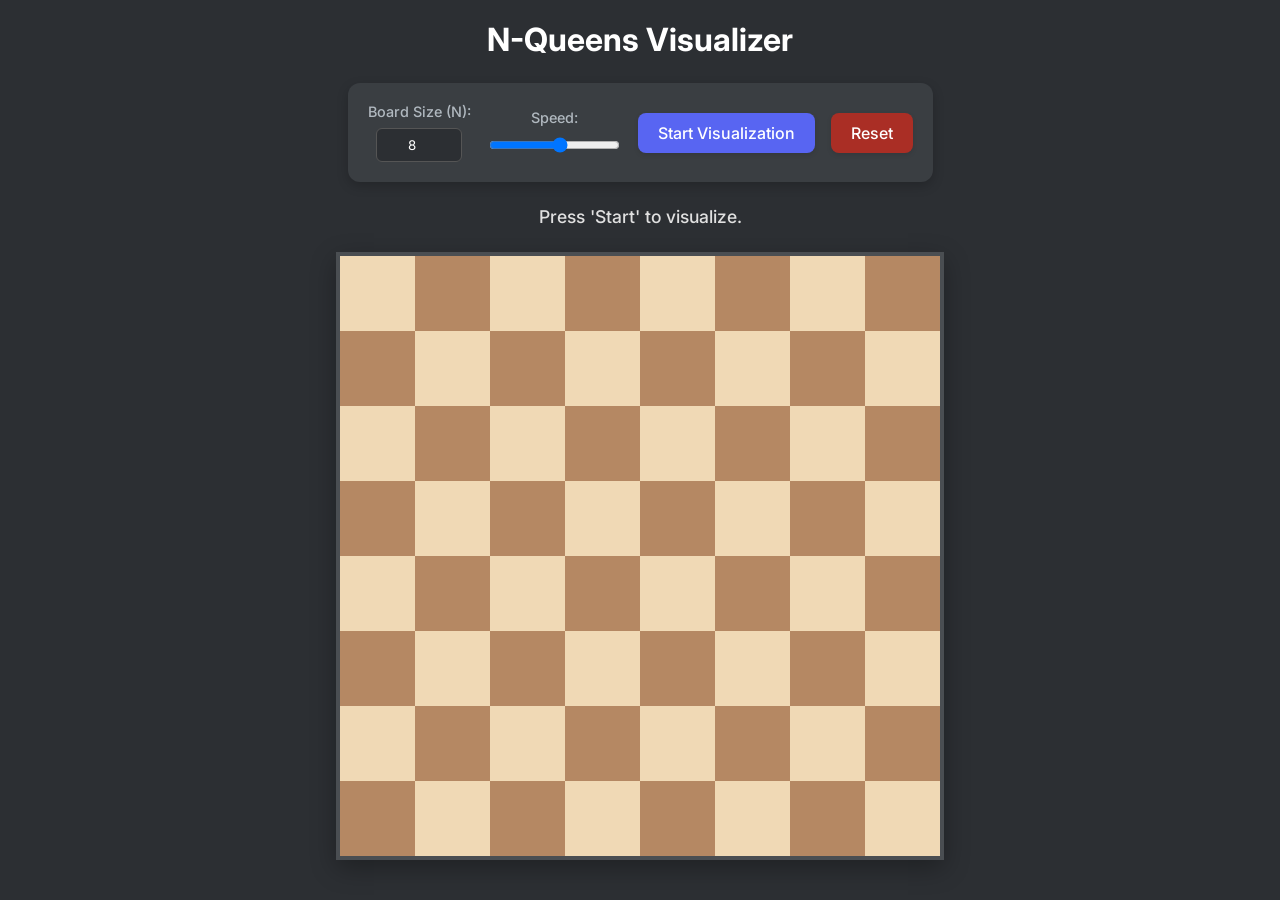
<file: Chess.html/chess.html>
<!DOCTYPE html>
<html lang="en">
<head>
    <meta charset="UTF-8">
    <meta name="viewport" content="width=device-width, initial-scale=1.0">
    <title>N-Queens Visualizer</title>
    <link href="https://fonts.googleapis.com/css2?family=Inter:wght@400;500;700&display=swap" rel="stylesheet">
    <!-- Link to the external CSS file -->
    <link rel="stylesheet" href="chess.css">
</head>
<body>

    <h1>N-Queens Visualizer</h1>

    <div class="controls">
        <div class="control-group">
            <label for="n-input">Board Size (N):</label>
            <input type="number" id="n-input" value="8" min="4" max="16">
        </div>
        <div class="control-group">
            <label for="speed-slider">Speed:</label>
            <input type="range" id="speed-slider" min="50" max="500" value="300">
        </div>
        <button id="startButton">Start Visualization</button>
        <button id="resetButton">Reset</button>
    </div>

    <div id="status-message">Press 'Start' to visualize.</div>

    <div id="chessboard"></div>

    <!-- Link to the external JavaScript file -->
    <script src="chess.js" defer></script>

</body>
</html>
</file>
<file: Chess.html/chess.css>
:root {
    --board-bg-light: #f0d9b5; /* Light square color */
    --board-bg-dark: #b58863;  /* Dark square color */
    --queen-color: #1a1a1a;
    --placing-glow: rgba(40, 167, 69, 0.7); /* Green */
    --backtrack-glow: rgba(220, 53, 69, 0.7); /* Red */
    --font-family: 'Inter', -apple-system, BlinkMacSystemFont, "Segoe UI", Roboto, "Helvetica Neue", Arial, sans-serif;
}

body {
    font-family: var(--font-family);
    background-color: #2c2f33; /* Dark background */
    color: #ffffff;
    display: flex;
    flex-direction: column;
    align-items: center;
    justify-content: flex-start;
    min-height: 100vh;
    margin: 0;
    padding: 20px;
    box-sizing: border-box;
}

h1 {
    font-weight: 700;
    margin-top: 0;
    margin-bottom: 24px;
}

/* --- Controls --- */
.controls {
    display: flex;
    flex-wrap: wrap;
    gap: 16px;
    justify-content: center;
    align-items: center;
    background-color: #3a3e42;
    padding: 20px;
    border-radius: 12px;
    margin-bottom: 24px;
    box-shadow: 0 4px 12px rgba(0, 0, 0, 0.2);
}

.control-group {
    display: flex;
    flex-direction: column;
    align-items: center;
    gap: 8px;
}

.control-group label {
    font-size: 0.9rem;
    font-weight: 500;
    color: #b0b8bf;
}

.control-group input[type="number"],
.control-group input[type="range"] {
    font-family: var(--font-family);
    border-radius: 6px;
    border: 1px solid #555;
    background-color: #2c2f33;
    color: #fff;
    padding: 8px;
    max-width: 80px;
    text-align: center;
}

.control-group input[type="range"] {
    padding: 0;
    max-width: 150px;
    cursor: pointer;
}

button {
    font-family: var(--font-family);
    font-size: 1rem;
    font-weight: 500;
    padding: 10px 20px;
    border: none;
    border-radius: 8px;
    cursor: pointer;
    transition: background-color 0.2s ease, transform 0.1s ease;
    background-color: #5865f2; /* A nice tech-blue */
    color: white;
    box-shadow: 0 2px 5px rgba(0, 0, 0, 0.1);
}

button:hover {
    background-color: #4a54c9;
}

button:active {
    transform: scale(0.98);
}

button#resetButton {
    background-color: #aa2e25;
}

button#resetButton:hover {
    background-color: #8c261e;
}

button:disabled {
    background-color: #555;
    color: #999;
    cursor: not-allowed;
}

/* --- Status Message --- */
#status-message {
    min-height: 1.5em;
    font-size: 1.1rem;
    font-weight: 500;
    margin-bottom: 20px;
    color: #e0e0e0;
}

/* --- Chessboard --- */
#chessboard {
    display: grid;
    /* --n is set by JS */
    grid-template-columns: repeat(var(--n, 8), 1fr);
    border: 4px solid #4a4e52;
    background-color: #4a4e52;
    box-shadow: 0 8px 24px rgba(0, 0, 0, 0.3);
    max-width: 90vw;
    max-height: 90vh;
    /* Maintain aspect ratio */
    width: 600px;
    height: 600px;
    /* Responsive resizing */
    aspect-ratio: 1 / 1;
}

@media (max-width: 700px) {
    #chessboard {
        width: 90vw;
        height: 90vw;
    }
}

.cell {
    position: relative;
    width: 100%;
    /* padding-bottom: 100%; forces 1:1 aspect ratio */
    aspect-ratio: 1 / 1; 
    height: auto;
    display: flex;
    align-items: center;
    justify-content: center;
    /* Box-shadow transition for smooth glows */
    transition: box-shadow 0.15s ease-in-out;
}

.cell.light {
    background-color: var(--board-bg-light);
}

.cell.dark {
    background-color: var(--board-bg-dark);
}

/* --- Queen and Visualization Styles --- */

/* The Queen '♕' */
.cell.queen::before {
    content: '♕';
    position: absolute;
    top: 50%;
    left: 50%;
    transform: translate(-50%, -50%);
    
    /* Responsive font size */
    font-size: calc(450px / var(--n, 8));
    line-height: 1;
    
    color: var(--queen-color);
    text-shadow: 0 0 2px rgba(255, 255, 255, 0.7);
    z-index: 5;
    
    /* Fade-in animation */
    animation: fadeIn 0.3s ease;
}

/* Green glow for "placing/testing" */
.cell.placing {
    box-shadow: inset 0 0 12px 6px var(--placing-glow);
    z-index: 10;
}

/* Red glow for "backtracking/unsafe" */
.cell.backtracking {
    box-shadow: inset 0 0 12px 6px var(--backtrack-glow);
    z-index: 10;
}

@keyframes fadeIn {
    from { opacity: 0; transform: translate(-50%, -50%) scale(0.5); }
    to { opacity: 1; transform: translate(-50%, -50%) scale(1); }
}
</file>
